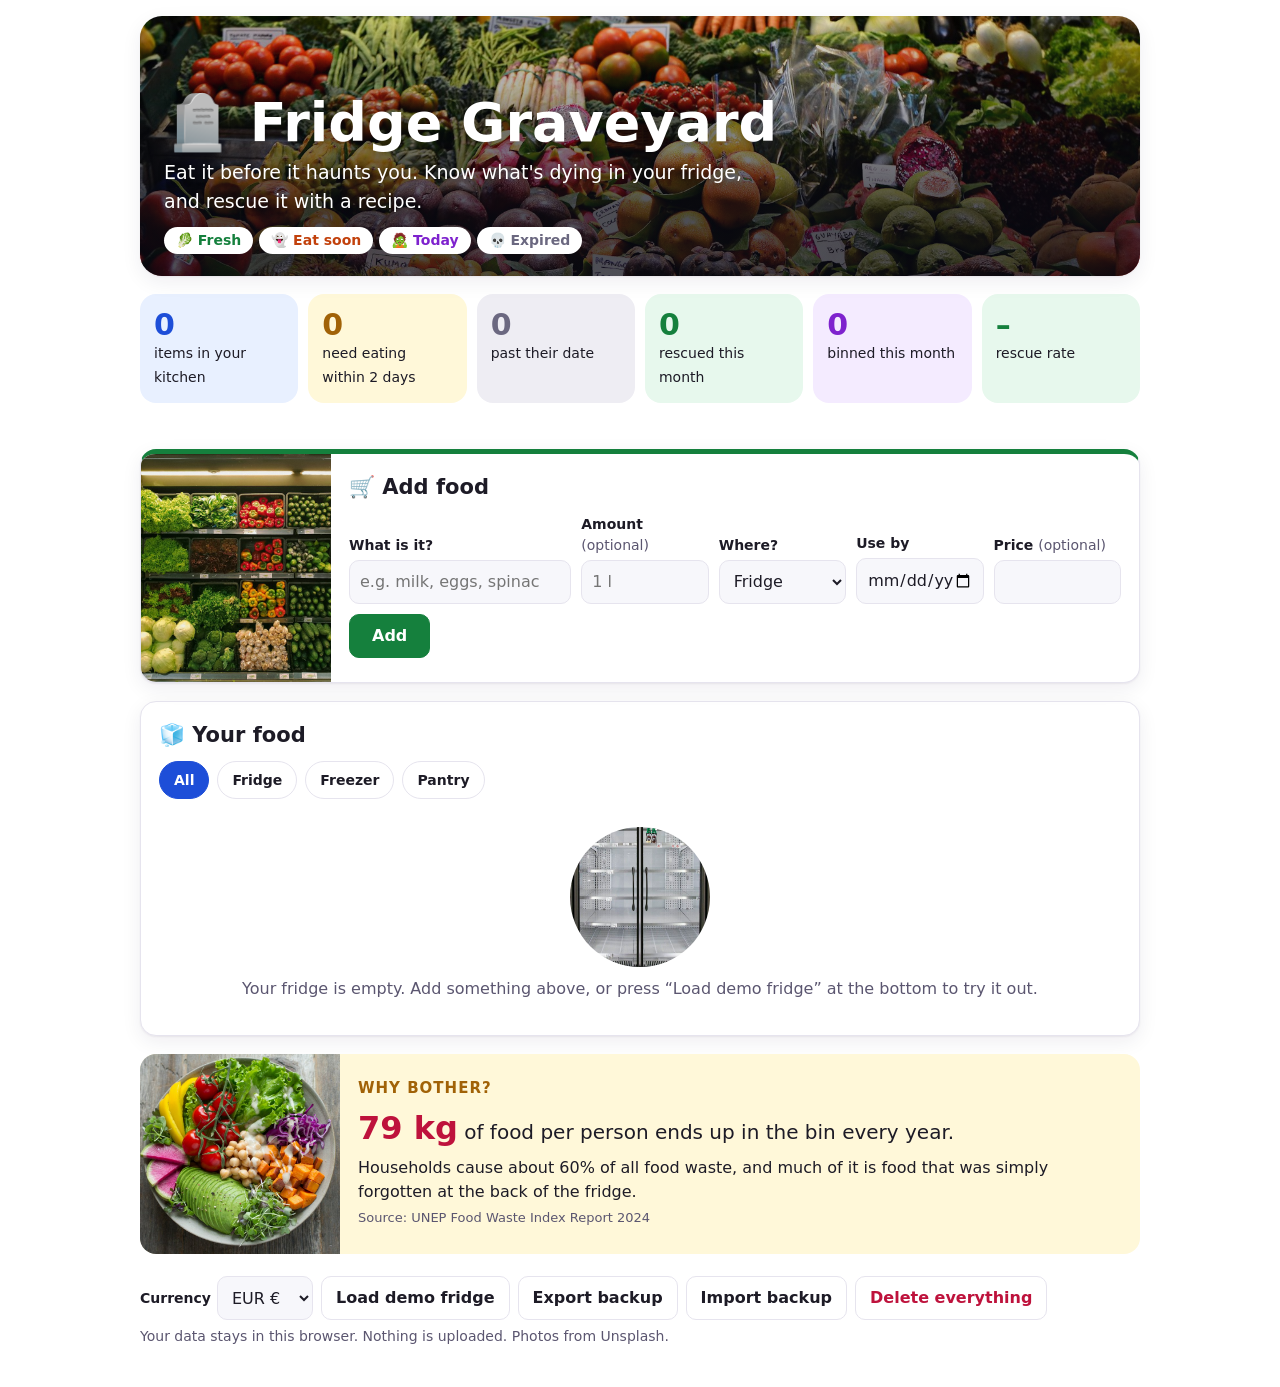
<file: index.html>
<!doctype html>
<html lang="en">
<head>
<meta charset="utf-8">
<meta name="viewport" content="width=device-width, initial-scale=1">
<title>Fridge Graveyard</title>
<meta name="description" content="Track what's in your fridge, get warned before food dies, and rescue it with recipes.">
<meta name="theme-color" content="#ffffff">
<link rel="stylesheet" href="style.css">
</head>
<body>
<a class="skip" href="#inventory">Skip to your food</a>

<header class="hero">
  <img class="hero-img" src="assets/hero.jpg" alt="" width="1600" height="600">
  <div class="hero-text">
    <h1><span aria-hidden="true">🪦</span> Fridge Graveyard</h1>
    <p class="tagline">Eat it before it haunts you. Know what's dying in your fridge, and rescue it with a recipe.</p>
    <ul class="legend" aria-label="What the icons mean">
      <li class="l-fresh"><span aria-hidden="true">🥬</span> Fresh</li>
      <li class="l-haunted"><span aria-hidden="true">👻</span> Eat soon</li>
      <li class="l-zombie"><span aria-hidden="true">🧟</span> Today</li>
      <li class="l-dead"><span aria-hidden="true">💀</span> Expired</li>
    </ul>
  </div>
</header>

<main>
  <section aria-labelledby="stats-heading">
    <h2 id="stats-heading" class="visually-hidden">This month</h2>
    <ul class="stats" id="stats"></ul>
  </section>

  <p id="status" role="status" aria-live="polite"></p>

  <section class="panel add-panel" aria-labelledby="add-heading">
    <img class="side-img" src="assets/shelves.jpg" alt="" width="700" height="700" loading="lazy">
    <div class="add-body">
      <h2 id="add-heading"><span aria-hidden="true">🛒</span> Add food</h2>
      <form id="add-form" novalidate>
        <div class="field grow">
          <label for="name">What is it?</label>
          <input id="name" list="known" required maxlength="60" autocomplete="off" placeholder="e.g. milk, eggs, spinach">
          <datalist id="known"></datalist>
        </div>
        <div class="field">
          <label for="qty">Amount <span class="opt">(optional)</span></label>
          <input id="qty" maxlength="20" autocomplete="off" placeholder="1 l">
        </div>
        <div class="field">
          <label for="location">Where?</label>
          <select id="location">
            <option value="fridge">Fridge</option>
            <option value="freezer">Freezer</option>
            <option value="pantry">Pantry</option>
          </select>
        </div>
        <div class="field">
          <label for="expiry">Use by</label>
          <input id="expiry" type="date" required>
        </div>
        <div class="field">
          <label for="price">Price <span class="opt">(optional)</span></label>
          <input id="price" type="number" min="0" step="0.01" inputmode="decimal">
        </div>
        <button type="submit" class="primary">Add</button>
      </form>
      <p id="suggest" class="hint" aria-live="polite"></p>
    </div>
  </section>

  <section class="panel rescue" id="rescue" aria-labelledby="rescue-heading" hidden>
    <div class="banner">
      <img src="assets/rescue.jpg" alt="" width="1200" height="420" loading="lazy">
      <div>
        <h2 id="rescue-heading"><span aria-hidden="true">🦸</span> Rescue mission</h2>
        <p>Recipes that use the food that's about to die.</p>
      </div>
    </div>
    <ul class="recipes" id="recipes"></ul>
  </section>

  <section class="panel" id="inventory" aria-labelledby="inv-heading" tabindex="-1">
    <h2 id="inv-heading"><span aria-hidden="true">🧊</span> Your food</h2>
    <div class="filters" role="group" aria-label="Filter by place">
      <button type="button" data-filter="all" aria-pressed="true">All</button>
      <button type="button" data-filter="fridge" aria-pressed="false">Fridge</button>
      <button type="button" data-filter="freezer" aria-pressed="false">Freezer</button>
      <button type="button" data-filter="pantry" aria-pressed="false">Pantry</button>
    </div>
    <ul class="items" id="items"></ul>
  </section>

  <section class="panel graveyard" id="graveyard" aria-labelledby="grave-heading" hidden>
    <h2 id="grave-heading"><span aria-hidden="true">🪦</span> The graveyard</h2>
    <p class="hint">Past its date. Check it first: many "best before" foods are still fine. Then decide its fate.</p>
    <ul class="tombs" id="tombs"></ul>
  </section>

  <aside class="fact" aria-labelledby="fact-heading">
    <img src="assets/bowl.jpg" alt="" width="700" height="700" loading="lazy">
    <div>
      <h2 id="fact-heading">Why bother?</h2>
      <p class="big"><strong>79 kg</strong> of food per person ends up in the bin every year.</p>
      <p>Households cause about 60% of all food waste, and much of it is food that was simply forgotten at the back of the fridge. <span class="src">Source: UNEP Food Waste Index Report 2024</span></p>
    </div>
  </aside>
</main>

<footer>
  <div class="settings">
    <label for="currency">Currency</label>
    <select id="currency">
      <option value="EUR">EUR €</option>
      <option value="USD">USD $</option>
      <option value="GBP">GBP £</option>
      <option value="HUF">HUF Ft</option>
    </select>
    <button type="button" id="demo">Load demo fridge</button>
    <button type="button" id="export">Export backup</button>
    <input type="file" id="import" accept=".json,application/json" class="visually-hidden">
    <label for="import" class="btn">Import backup</label>
    <button type="button" id="wipe" class="danger">Delete everything</button>
  </div>
  <p class="hint">Your data stays in this browser. Nothing is uploaded. Photos from Unsplash.</p>
</footer>

<script src="data.js"></script>
<script src="logic.js"></script>
<script src="app.js"></script>
</body>
</html>
</file>
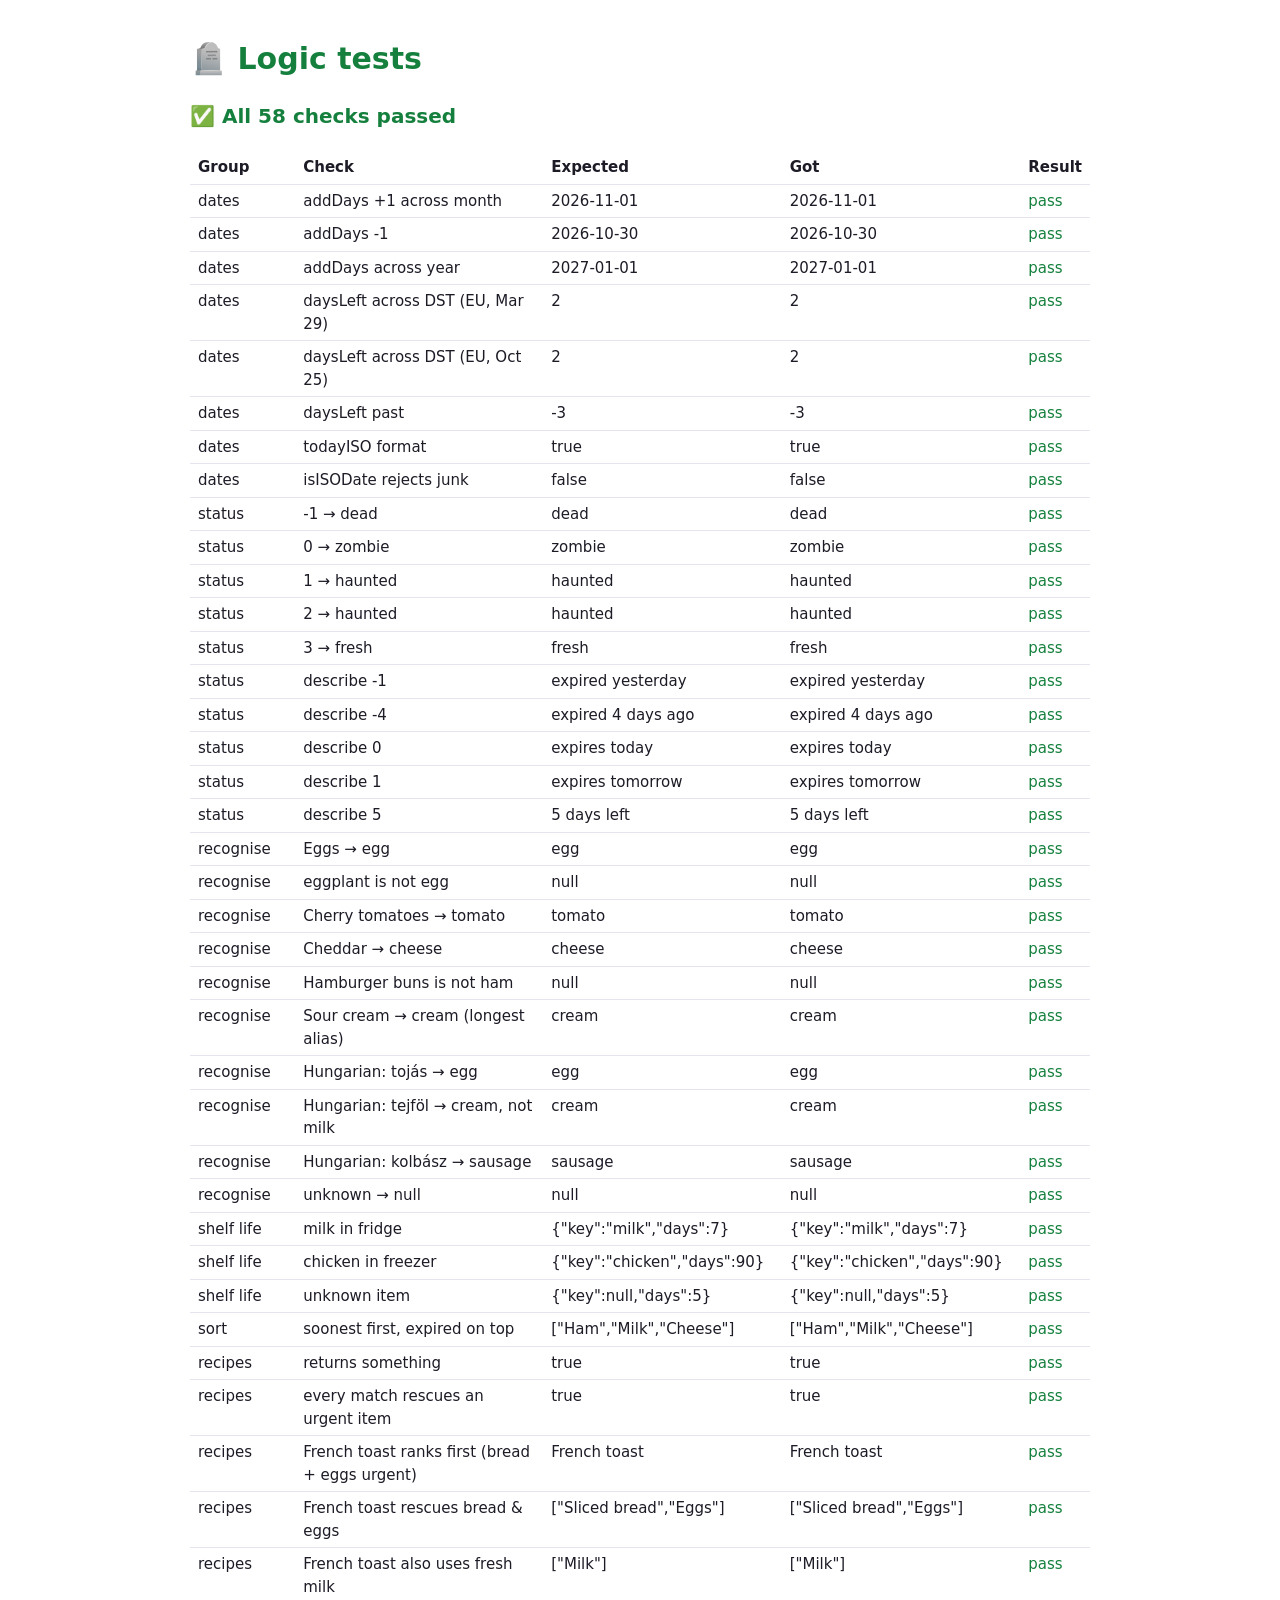
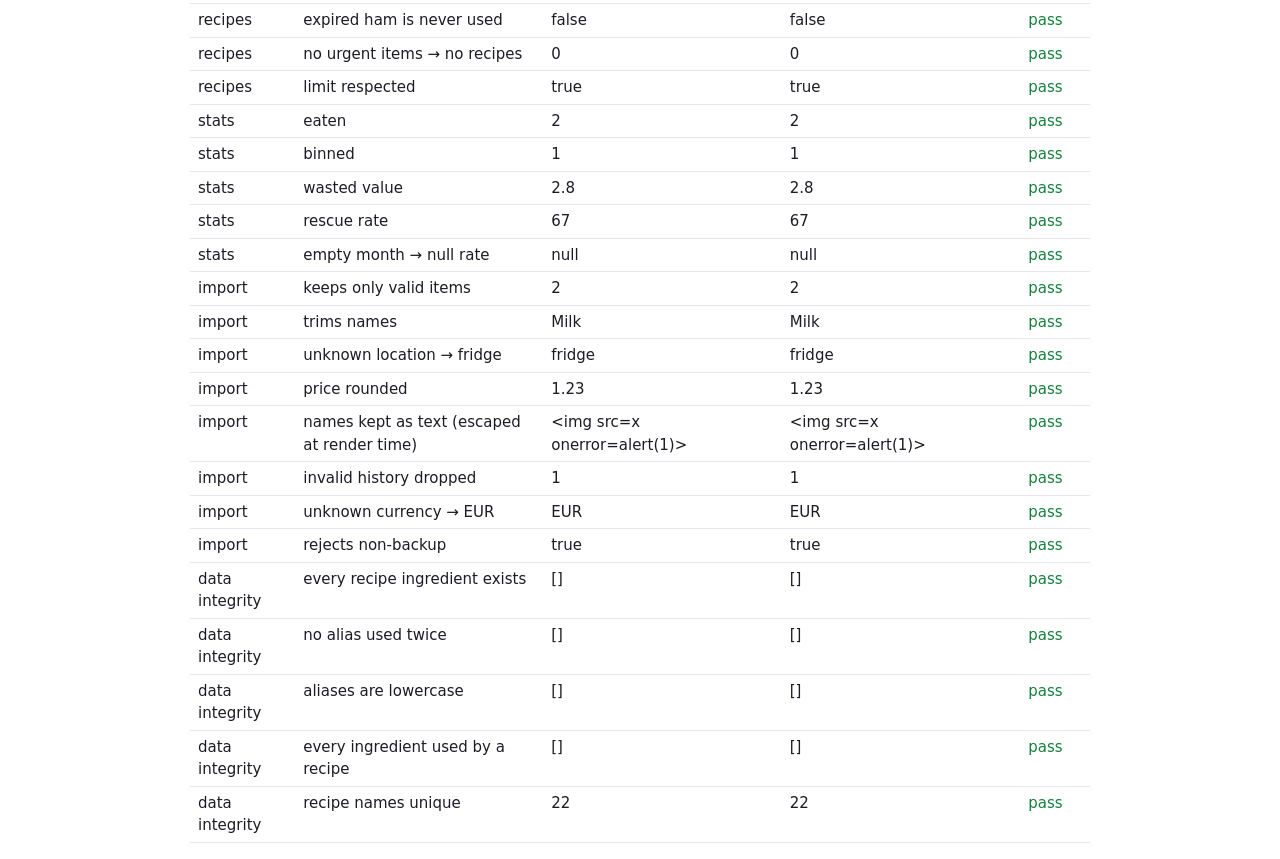
<file: tests.html>
<!doctype html>
<html lang="en">
<head>
<meta charset="utf-8">
<meta name="viewport" content="width=device-width, initial-scale=1">
<title>Fridge Graveyard tests</title>
<style>
  body { font: 15px/1.5 system-ui, sans-serif; background: #fff; color: #1d1b26; padding: 16px; max-width: 900px; margin: 0 auto; }
  h1 { color: #15803d; }
  table { border-collapse: collapse; width: 100%; }
  th, td { border-bottom: 1px solid #e6e4ee; padding: 5px 8px; text-align: left; vertical-align: top; }
  .pass { color: #15803d; } .fail { color: #be123c; font-weight: 700; }
  #summary { font-size: 20px; font-weight: 700; }
</style>
</head>
<body>
<h1>🪦 Logic tests</h1>
<p id="summary" role="status">Running…</p>
<table>
  <thead><tr><th scope="col">Group</th><th scope="col">Check</th><th scope="col">Expected</th><th scope="col">Got</th><th scope="col">Result</th></tr></thead>
  <tbody id="rows"></tbody>
</table>

<script src="data.js"></script>
<script src="logic.js"></script>
<script>
'use strict';
const rows = [];
let passed = 0, failed = 0;
const esc = s => String(s).replace(/[&<>]/g, c => ({ '&': '&amp;', '<': '&lt;', '>': '&gt;' }[c]));
const show = v => esc(typeof v === 'string' ? v : JSON.stringify(v));

function eq(group, label, expected, got) {
  const ok = JSON.stringify(expected) === JSON.stringify(got);
  ok ? passed++ : failed++;
  rows.push(`<tr><td>${esc(group)}</td><td>${esc(label)}</td><td>${show(expected)}</td><td>${show(got)}</td>
    <td class="${ok ? 'pass' : 'fail'}">${ok ? 'pass' : 'FAIL'}</td></tr>`);
}
function group(name, fn) {
  try { fn((l, e, g) => eq(name, l, e, g)); }
  catch (err) { eq(name, 'threw', 'no error', err.message); }
}

const T = '2026-10-31'; // fixed "today"
const item = (name, d, extra = {}) => ({ id: name, name, qty: '', location: 'fridge', expiry: Fridge.addDays(T, d), price: null, added: T, ...extra });

group('dates', eq => {
  eq('addDays +1 across month', '2026-11-01', Fridge.addDays(T, 1));
  eq('addDays -1', '2026-10-30', Fridge.addDays(T, -1));
  eq('addDays across year', '2027-01-01', Fridge.addDays('2026-12-31', 1));
  eq('daysLeft across DST (EU, Mar 29)', 2, Fridge.daysLeft('2026-03-30', '2026-03-28'));
  eq('daysLeft across DST (EU, Oct 25)', 2, Fridge.daysLeft('2026-10-26', '2026-10-24'));
  eq('daysLeft past', -3, Fridge.daysLeft('2026-10-28', T));
  eq('todayISO format', true, /^\d{4}-\d{2}-\d{2}$/.test(Fridge.todayISO()));
  eq('isISODate rejects junk', false, Fridge.isISODate('31/10/2026'));
});

group('status', eq => {
  eq('-1 → dead', 'dead', Fridge.status(-1));
  eq('0 → zombie', 'zombie', Fridge.status(0));
  eq('1 → haunted', 'haunted', Fridge.status(1));
  eq('2 → haunted', 'haunted', Fridge.status(2));
  eq('3 → fresh', 'fresh', Fridge.status(3));
  eq('describe -1', 'expired yesterday', Fridge.describe(-1));
  eq('describe -4', 'expired 4 days ago', Fridge.describe(-4));
  eq('describe 0', 'expires today', Fridge.describe(0));
  eq('describe 1', 'expires tomorrow', Fridge.describe(1));
  eq('describe 5', '5 days left', Fridge.describe(5));
});

group('recognise', eq => {
  eq('Eggs → egg', 'egg', Fridge.recognise('Eggs'));
  eq('eggplant is not egg', null, Fridge.recognise('Eggplant'));
  eq('Cherry tomatoes → tomato', 'tomato', Fridge.recognise('Cherry tomatoes'));
  eq('Cheddar → cheese', 'cheese', Fridge.recognise('Mature Cheddar'));
  eq('Hamburger buns is not ham', null, Fridge.recognise('Hamburger buns'));
  eq('Sour cream → cream (longest alias)', 'cream', Fridge.recognise('Sour cream'));
  eq('Hungarian: tojás → egg', 'egg', Fridge.recognise('tojás'));
  eq('Hungarian: tejföl → cream, not milk', 'cream', Fridge.recognise('Tejföl'));
  eq('Hungarian: kolbász → sausage', 'sausage', Fridge.recognise('Csabai kolbász'));
  eq('unknown → null', null, Fridge.recognise('Kimchi'));
});

group('shelf life', eq => {
  eq('milk in fridge', { key: 'milk', days: 7 }, Fridge.suggestShelfLife('milk', 'fridge'));
  eq('chicken in freezer', { key: 'chicken', days: 90 }, Fridge.suggestShelfLife('chicken', 'freezer'));
  eq('unknown item', { key: null, days: 5 }, Fridge.suggestShelfLife('Kimchi', 'fridge'));
});

group('sort', eq => {
  const sorted = Fridge.sortItems([item('Cheese', 10), item('Milk', 1), item('Ham', -2)], T).map(i => i.name);
  eq('soonest first, expired on top', ['Ham', 'Milk', 'Cheese'], sorted);
});

group('recipes', eq => {
  const items = [item('Sliced bread', 1), item('Eggs', 0), item('Milk', 10), item('Ham', -2), item('Bananas', 30)];
  const m = Fridge.matchRecipes(items, T);
  eq('returns something', true, m.length > 0);
  eq('every match rescues an urgent item', true, m.every(x => x.rescues.length > 0));
  eq('French toast ranks first (bread + eggs urgent)', 'French toast', m[0] && m[0].recipe.name);
  eq('French toast rescues bread & eggs', ['Sliced bread', 'Eggs'], m[0] && m[0].rescues.map(i => i.name));
  eq('French toast also uses fresh milk', ['Milk'], m[0] && m[0].alsoUses.map(i => i.name));
  eq('expired ham is never used', false, m.some(x => [...x.rescues, ...x.alsoUses].some(i => i.name === 'Ham')));
  eq('no urgent items → no recipes', 0, Fridge.matchRecipes([item('Milk', 10), item('Eggs', 9)], T).length);
  eq('limit respected', true, Fridge.matchRecipes(items, T, 2).length <= 2);
});

group('stats', eq => {
  const h = [
    { name: 'Milk', outcome: 'eaten', price: 1.2, date: '2026-10-02' },
    { name: 'Ham', outcome: 'binned', price: 2.8, date: '2026-10-15' },
    { name: 'Eggs', outcome: 'eaten', price: null, date: '2026-10-30' },
    { name: 'Old', outcome: 'binned', price: 9, date: '2026-09-30' }, // last month
  ];
  const s = Fridge.monthStats(h, T);
  eq('eaten', 2, s.eaten);
  eq('binned', 1, s.binned);
  eq('wasted value', 2.8, s.wastedValue);
  eq('rescue rate', 67, s.rescueRate);
  eq('empty month → null rate', null, Fridge.monthStats([], T).rescueRate);
});

group('import', eq => {
  const s = Fridge.sanitiseState({
    items: [
      { name: ' Milk ', expiry: '2026-11-02', location: 'garage', price: '1.234' },
      { name: '', expiry: '2026-11-02' },
      { name: 'Bad date', expiry: 'tomorrow' },
      { name: '<img src=x onerror=alert(1)>', expiry: '2026-11-03' },
    ],
    history: [{ name: 'x', outcome: 'stolen', date: '2026-10-01' }, { name: 'y', outcome: 'eaten', date: '2026-10-01' }],
    currency: 'BTC',
  });
  eq('keeps only valid items', 2, s.items.length);
  eq('trims names', 'Milk', s.items[0].name);
  eq('unknown location → fridge', 'fridge', s.items[0].location);
  eq('price rounded', 1.23, s.items[0].price);
  eq('names kept as text (escaped at render time)', '<img src=x onerror=alert(1)>', s.items[1].name);
  eq('invalid history dropped', 1, s.history.length);
  eq('unknown currency → EUR', 'EUR', s.currency);
  let threw = false; try { Fridge.sanitiseState({ foo: 1 }); } catch (e) { threw = true; }
  eq('rejects non-backup', true, threw);
});

group('data integrity', eq => {
  const keys = Object.keys(FRIDGE_DATA.INGREDIENTS);
  const missing = FRIDGE_DATA.RECIPES.flatMap(r => r.uses.filter(u => !keys.includes(u)).map(u => `${r.name}: ${u}`));
  eq('every recipe ingredient exists', [], missing);
  const seen = {}, dupes = [];
  keys.forEach(k => FRIDGE_DATA.INGREDIENTS[k].aliases.forEach(a => { if (seen[a]) dupes.push(a); seen[a] = k; }));
  eq('no alias used twice', [], dupes);
  eq('aliases are lowercase', [], Object.keys(seen).filter(a => a !== a.toLowerCase()));
  eq('every ingredient used by a recipe', [], keys.filter(k => !FRIDGE_DATA.RECIPES.some(r => r.uses.includes(k))));
  eq('recipe names unique', FRIDGE_DATA.RECIPES.length, new Set(FRIDGE_DATA.RECIPES.map(r => r.name)).size);
});

document.getElementById('rows').innerHTML = rows.join('');
const sum = document.getElementById('summary');
sum.textContent = failed ? `❌ ${failed} failed, ${passed} passed` : `✅ All ${passed} checks passed`;
sum.className = failed ? 'fail' : 'pass';
document.title = (failed ? 'FAIL' : 'PASS') + ` ${passed}/${passed + failed}`;
</script>
</body>
</html>
</file>
<file: style.css>
/* 🪦 Fridge Graveyard – light, colourful theme.
 * Text colours are chosen for at least 4.5:1 contrast on white and on their tint.
 */
:root {
  --bg: #ffffff;
  --surface: #ffffff;
  --soft: #f7f7fb;
  --border: #e6e4ee;
  --text: #1d1b26;
  --muted: #5b5670;

  /* status colours: ink (text/borders) + tint (backgrounds) */
  --green: #15803d;   --green-tint: #e7f8ed;
  --orange: #c2410c;  --orange-tint: #fff1e3;
  --purple: #7e22ce;  --purple-tint: #f4ebff;
  --red: #be123c;     --red-tint: #ffe9ee;
  --blue: #1d4ed8;    --blue-tint: #e8f0ff;
  --yellow: #a16207;  --yellow-tint: #fff8d9;
  --stone: #6b6880;   --stone-tint: #eeedf3;

  --focus: #2563eb;
  --radius: 16px;
  --shadow: 0 1px 2px rgb(30 20 60 / 6%), 0 6px 20px rgb(30 20 60 / 7%);
}

* { box-sizing: border-box; }
img { max-width: 100%; display: block; }

body {
  margin: 0;
  min-height: 100vh;
  background: var(--bg);
  color: var(--text);
  font: 16px/1.5 system-ui, "Segoe UI", Roboto, sans-serif;
  padding: 16px;
}

:focus-visible { outline: 3px solid var(--focus); outline-offset: 2px; }

.skip {
  position: absolute; left: 16px; top: -60px; z-index: 5;
  background: var(--green); color: #fff; padding: 8px 14px; border-radius: 8px; font-weight: 700;
}
.skip:focus { top: 12px; }
.visually-hidden {
  position: absolute; width: 1px; height: 1px; overflow: hidden; clip: rect(0 0 0 0); white-space: nowrap;
}

header, main, footer { max-width: 1000px; margin: 0 auto; }
h2 { margin: 0 0 10px; font-size: 21px; }
.hint { color: var(--muted); font-size: 14px; margin: 6px 0 0; }
.opt { color: var(--muted); font-weight: 400; }

/* ---------- Hero ---------- */
.hero {
  position: relative; overflow: hidden; border-radius: 22px; margin-bottom: 18px;
  min-height: 260px; display: flex; align-items: flex-end; box-shadow: var(--shadow);
}
.hero-img { position: absolute; inset: 0; width: 100%; height: 100%; object-fit: cover; }
.hero::after {
  content: ""; position: absolute; inset: 0;
  background: linear-gradient(180deg, rgb(10 10 20 / 10%) 0%, rgb(10 10 20 / 72%) 75%);
}
.hero-text { position: relative; z-index: 1; padding: 28px 24px 22px; color: #fff; }
.hero h1 { margin: 0; font-size: clamp(32px, 6vw, 54px); line-height: 1.05; text-shadow: 0 2px 12px rgb(0 0 0 / 40%); }
.tagline { margin: 6px 0 12px; font-size: clamp(15px, 2.4vw, 19px); max-width: 600px; text-shadow: 0 1px 6px rgb(0 0 0 / 50%); }
.legend { list-style: none; margin: 0; padding: 0; display: flex; flex-wrap: wrap; gap: 6px; }
.legend li { background: #fff; border-radius: 99px; padding: 3px 12px; font-size: 14px; font-weight: 700; }
.l-fresh { color: var(--green); } .l-haunted { color: var(--orange); }
.l-zombie { color: var(--purple); } .l-dead { color: var(--stone); }

/* ---------- Stats ---------- */
.stats {
  list-style: none; padding: 0; margin: 0 0 12px;
  display: grid; grid-template-columns: repeat(auto-fit, minmax(140px, 1fr)); gap: 10px;
}
.stats li { border-radius: var(--radius); padding: 14px; background: var(--blue-tint); color: var(--blue); }
.stats li:nth-child(2) { background: var(--yellow-tint); color: var(--yellow); }
.stats li:nth-child(3) { background: var(--stone-tint); color: var(--stone); }
.stats li:nth-child(4) { background: var(--green-tint); color: var(--green); }
.stats li:nth-child(5) { background: var(--purple-tint); color: var(--purple); }
.stats li:nth-child(6) { background: var(--green-tint); color: var(--green); }
.stats .warn { background: var(--orange-tint) !important; color: var(--orange) !important; }
.stats .bad  { background: var(--red-tint) !important; color: var(--red) !important; }
.stats .num { display: block; font-size: 30px; font-weight: 800; line-height: 1.1; }
.stats .lbl { color: var(--text); font-size: 14px; }

#status { min-height: 24px; margin: 0 0 10px; font-weight: 700; color: var(--green); }

/* ---------- Panels ---------- */
.panel {
  background: var(--surface); border: 1px solid var(--border); border-radius: var(--radius);
  padding: 18px; margin-bottom: 18px; box-shadow: var(--shadow);
}
.panel:focus { outline: none; }

/* Add form with a photo on the side */
.add-panel { position: relative; padding: 0 0 0 190px; overflow: hidden; border-top: 5px solid var(--green); }
.side-img { position: absolute; left: 0; top: 0; width: 190px; height: 100%; object-fit: cover; }
.add-body { padding: 18px; }
#add-form { display: flex; flex-wrap: wrap; gap: 10px; align-items: flex-end; }
.field { display: flex; flex-direction: column; gap: 4px; min-width: 120px; flex: 1 1 120px; }
.field.grow { flex: 3 1 200px; }
label { font-weight: 600; font-size: 14px; }
input, select {
  background: var(--soft); color: var(--text); border: 1.5px solid var(--border); border-radius: 10px;
  padding: 9px 10px; font: inherit; min-height: 44px; width: 100%;
}
input:focus, select:focus { border-color: var(--green); background: #fff; }
input[aria-invalid="true"] { border-color: var(--red); background: var(--red-tint); }

button, .btn {
  display: inline-flex; align-items: center; justify-content: center; gap: 6px;
  background: #fff; color: var(--text); border: 1.5px solid var(--border); border-radius: 10px;
  padding: 9px 14px; font: inherit; font-weight: 600; cursor: pointer; min-height: 44px;
  transition: background .15s, border-color .15s, transform .1s;
}
button:hover, .btn:hover { border-color: var(--green); background: var(--green-tint); }
button:active { transform: translateY(1px); }
button.primary { background: var(--green); color: #fff; border-color: var(--green); padding-inline: 22px; }
button.primary:hover { background: #116b33; }
button.danger { color: var(--red); }
button.danger:hover { border-color: var(--red); background: var(--red-tint); }
button.danger.armed { background: var(--red); color: #fff; border-color: var(--red); }
#import:focus-visible + .btn { outline: 3px solid var(--focus); outline-offset: 2px; }

/* ---------- Filters ---------- */
.filters { display: flex; flex-wrap: wrap; gap: 8px; margin-bottom: 12px; }
.filters button { min-height: 38px; padding: 5px 14px; font-size: 14px; border-radius: 99px; }
.filters button[aria-pressed="true"] { background: var(--blue); color: #fff; border-color: var(--blue); }

/* ---------- Items ---------- */
.items, .tombs, .recipes { list-style: none; padding: 0; margin: 0; display: grid; gap: 8px; }
.item {
  display: flex; flex-wrap: wrap; align-items: center; gap: 12px;
  background: var(--green-tint); border-left: 6px solid var(--green);
  border-radius: 12px; padding: 10px 12px;
}
.item.s-haunted { background: var(--orange-tint); border-left-color: var(--orange); }
.item.s-zombie  { background: var(--purple-tint); border-left-color: var(--purple); }
.item .st {
  font-size: 24px; width: 44px; height: 44px; flex: none; display: grid; place-items: center;
  background: #fff; border-radius: 50%;
}
.item .info { flex: 1 1 200px; }
.item .when { color: var(--muted); font-size: 14px; }
.item.s-fresh .when { color: var(--green); }
.item.s-haunted .when { color: var(--orange); font-weight: 600; }
.item.s-zombie .when { color: var(--purple); font-weight: 700; }
.qty { color: var(--muted); font-weight: 400; }
.acts { display: flex; flex-wrap: wrap; gap: 6px; }
.acts button { min-height: 38px; padding: 5px 10px; font-size: 14px; }
.empty { color: var(--muted); text-align: center; padding: 16px; }
.empty img { width: 140px; height: 140px; object-fit: cover; border-radius: 50%; margin: 0 auto 10px; }

/* ---------- Recipes ---------- */
.rescue { padding: 0; overflow: hidden; }
.banner { position: relative; min-height: 150px; display: flex; align-items: flex-end; }
.banner img { position: absolute; inset: 0; width: 100%; height: 100%; object-fit: cover; }
.banner::after { content: ""; position: absolute; inset: 0; background: linear-gradient(90deg, rgb(194 65 12 / 92%), rgb(194 65 12 / 25%)); }
.banner > div { position: relative; z-index: 1; color: #fff; padding: 18px; }
.banner h2 { margin: 0; font-size: 24px; }
.banner p { margin: 2px 0 0; }
.rescue .recipes { padding: 18px; }
.recipes { grid-template-columns: repeat(auto-fit, minmax(240px, 1fr)); gap: 12px; }
.recipe { --tint: var(--orange-tint); --ink: var(--orange); background: #fff; border: 1.5px solid var(--border); border-radius: 14px; overflow: hidden; }
.recipe:nth-child(4n+2) { --tint: var(--green-tint); --ink: var(--green); }
.recipe:nth-child(4n+3) { --tint: var(--blue-tint); --ink: var(--blue); }
.recipe:nth-child(4n+4) { --tint: var(--purple-tint); --ink: var(--purple); }
.recipe h3 {
  margin: 0; padding: 12px 14px; font-size: 17px; background: var(--tint); color: var(--text);
  display: flex; align-items: center; gap: 10px;
}
.recipe h3 > span { font-size: 30px; }
.recipe .body { padding: 6px 14px 12px; }
.recipe p { margin: 6px 0; font-size: 14px; }
.recipe .saves { color: var(--ink); font-weight: 700; }
.recipe .meta { color: var(--muted); }
.recipe .time { display: inline-block; background: var(--tint); color: var(--ink); font-weight: 700; border-radius: 99px; padding: 1px 10px; }

/* ---------- Graveyard ---------- */
.graveyard {
  background: linear-gradient(180deg, #f3f1fa 0%, #f3f1fa 70%, #dff3e4 70%, #c9ebd3 100%);
  border-color: #dcd8ea;
}
.tombs { grid-template-columns: repeat(auto-fill, minmax(190px, 1fr)); gap: 14px; margin-top: 12px; }
.tomb {
  background: linear-gradient(180deg, #ffffff, #e9e7f1); border: 2px solid #cfcbe0;
  border-radius: 70px 70px 10px 10px; padding: 22px 12px 14px; text-align: center;
  box-shadow: 0 6px 0 #b7dcc1;
}
.tomb .rip { font-size: 13px; letter-spacing: 3px; color: var(--stone); font-weight: 700; }
.tomb strong { display: block; font-size: 17px; margin: 2px 0; overflow-wrap: anywhere; }
.tomb .when { color: var(--red); font-size: 13px; font-weight: 600; }
.tomb .acts { justify-content: center; margin-top: 8px; }

/* ---------- Fact ---------- */
.fact {
  display: flex; gap: 18px; align-items: center; margin-bottom: 18px;
  background: var(--yellow-tint); border-radius: var(--radius); overflow: hidden;
}
.fact img { width: 200px; height: 200px; object-fit: cover; flex: none; }
.fact > div { padding: 16px 18px 16px 0; }
.fact h2 { color: var(--yellow); font-size: 15px; text-transform: uppercase; letter-spacing: 1px; margin: 0; }
.fact .big { font-size: 20px; margin: 4px 0; }
.fact .big strong { color: var(--red); font-size: 32px; }
.fact p { margin: 4px 0; }
.fact .src { display: block; color: var(--muted); font-size: 13px; margin-top: 4px; }

/* ---------- Footer ---------- */
footer { padding: 4px 0 24px; }
.settings { display: flex; flex-wrap: wrap; gap: 8px; align-items: center; }
.settings select { width: auto; }
.settings label[for="currency"] { margin-right: -2px; }

@media (max-width: 640px) {
  .panel { padding: 14px; }
  .add-panel { padding: 0; }
  .side-img { position: static; width: 100%; height: 110px; }
  .add-body { padding: 14px; }
  .fact { flex-direction: column; align-items: stretch; }
  .fact img { width: 100%; height: 150px; }
  .fact > div { padding: 0 14px 14px; }
  .item .acts { width: 100%; }
  .hero { min-height: 230px; }
  .hero-text { padding: 20px 16px 16px; }
}

@media (prefers-reduced-motion: reduce) {
  * { transition: none !important; }
}
</file>
